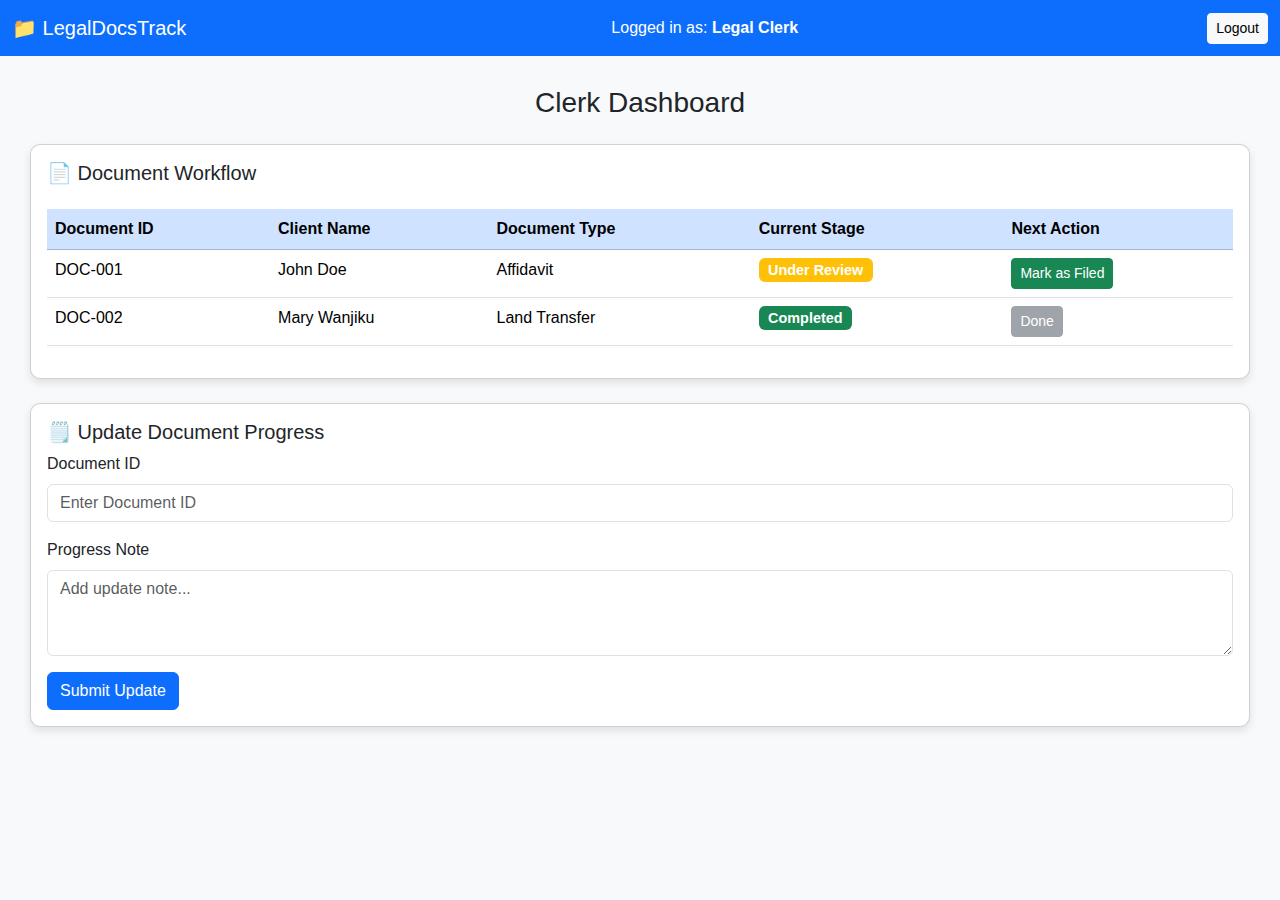
<file: clerk-dashboard.html>
<!DOCTYPE html>
<html lang="en">
<head>
  <meta charset="UTF-8">
  <meta name="viewport" content="width=device-width, initial-scale=1.0">
  <title>Clerk Dashboard - LegalDocsTrack</title>
  <link href="https://cdn.jsdelivr.net/npm/bootstrap@5.3.0/dist/css/bootstrap.min.css" rel="stylesheet">
  <style>
    body {
      background-color: #f8f9fa;
      font-family: 'Segoe UI', Tahoma, Geneva, Verdana, sans-serif;
    }
    .navbar {
      background-color: #0d6efd;
    }
    .navbar-brand, .nav-link, .navbar-text {
      color: white !important;
    }
    .dashboard-container {
      margin: 30px;
    }
    .card {
      border-radius: 10px;
      box-shadow: 0px 4px 8px rgba(0, 0, 0, 0.1);
    }
    .badge-stage {
      font-size: 0.9em;
    }
  </style>
</head>
<body>
  <!-- Navbar -->
  <nav class="navbar navbar-expand-lg">
    <div class="container-fluid">
      <a class="navbar-brand" href="#">📁 LegalDocsTrack</a>
      <span class="navbar-text">Logged in as: <strong>Legal Clerk</strong></span>
      <a href="login.html" class="btn btn-light btn-sm">Logout</a>
    </div>
  </nav>

  <!-- Dashboard -->
  <div class="dashboard-container">
    <h3 class="text-center mb-4">Clerk Dashboard</h3>

    <!-- Documents Section -->
    <div class="card p-3">
      <h5>📄 Document Workflow</h5>
      <table class="table table-hover mt-3">
        <thead class="table-primary">
          <tr>
            <th>Document ID</th>
            <th>Client Name</th>
            <th>Document Type</th>
            <th>Current Stage</th>
            <th>Next Action</th>
          </tr>
        </thead>
        <tbody id="documentTable">
          <tr>
            <td>DOC-001</td>
            <td>John Doe</td>
            <td>Affidavit</td>
            <td><span class="badge bg-warning badge-stage">Under Review</span></td>
            <td>
              <button class="btn btn-success btn-sm" onclick="updateStage('DOC-001', 'Filed')">Mark as Filed</button>
            </td>
          </tr>
          <tr>
            <td>DOC-002</td>
            <td>Mary Wanjiku</td>
            <td>Land Transfer</td>
            <td><span class="badge bg-success badge-stage">Completed</span></td>
            <td>
              <button class="btn btn-secondary btn-sm" disabled>Done</button>
            </td>
          </tr>
        </tbody>
      </table>
    </div>

    <!-- Progress Update Section -->
    <div class="card p-3 mt-4">
      <h5>🗒️ Update Document Progress</h5>
      <form id="progressForm">
        <div class="mb-3">
          <label for="docId" class="form-label">Document ID</label>
          <input type="text" id="docId" class="form-control" placeholder="Enter Document ID" required>
        </div>
        <div class="mb-3">
          <label for="progressNote" class="form-label">Progress Note</label>
          <textarea id="progressNote" class="form-control" rows="3" placeholder="Add update note..." required></textarea>
        </div>
        <button type="submit" class="btn btn-primary">Submit Update</button>
      </form>
    </div>
  </div>

  <script>
    // Mock update stage (for demo, later connects to backend)
    function updateStage(docId, nextStage) {
      alert("Document " + docId + " moved to stage: " + nextStage);
      // TODO: Add fetch() API call to backend endpoint here
    }

    document.getElementById("progressForm").addEventListener("submit", function(e) {
      e.preventDefault();
      const docId = document.getElementById("docId").value;
      const progressNote = document.getElementById("progressNote").value;
      alert("Progress updated for " + docId + ": " + progressNote);
      // TODO: send this info to backend API
      document.getElementById("progressForm").reset();
    });
  </script>
</body>
</html>
</file>
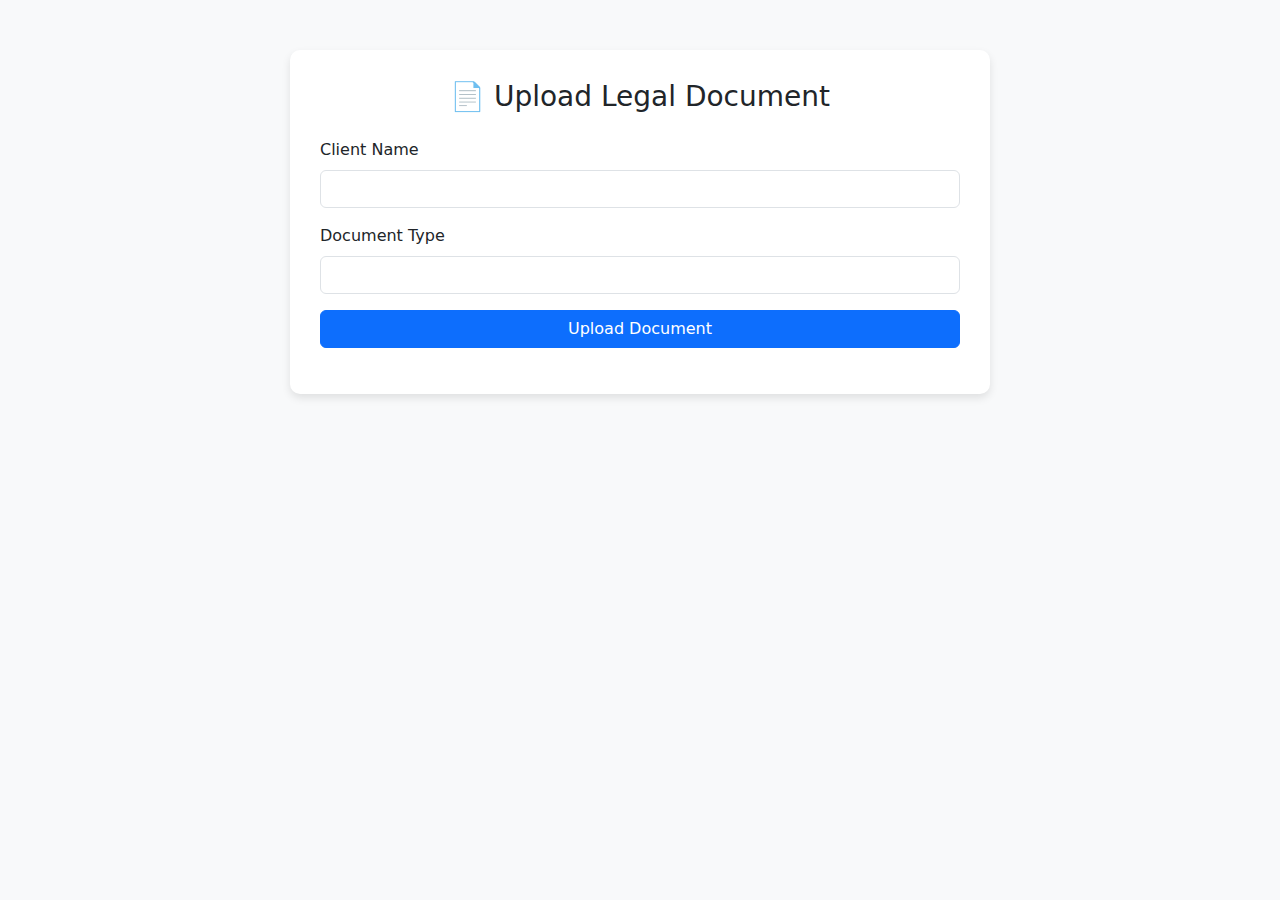
<file: client-dashboard.html>
<!DOCTYPE html>
<html lang="en">
<head>
<meta charset="UTF-8">
<meta name="viewport" content="width=device-width, initial-scale=1.0">
<title>Client Dashboard - LegalDocsTrack</title>
<link href="https://cdn.jsdelivr.net/npm/bootstrap@5.3.0/dist/css/bootstrap.min.css" rel="stylesheet">
<style>
body { background: #f8f9fa; }
.dashboard { max-width: 700px; margin: 50px auto; background: white; padding: 30px; border-radius: 10px; box-shadow: 0px 4px 8px rgba(0,0,0,0.1);}
</style>
</head>
<body>
<div class="dashboard">
  <h3 class="text-center mb-4">📄 Upload Legal Document</h3>
  <form id="uploadForm">
    <div class="mb-3">
      <label for="client_name" class="form-label">Client Name</label>
      <input type="text" id="client_name" class="form-control" required />
    </div>
    <div class="mb-3">
      <label for="document_type" class="form-label">Document Type</label>
      <input type="text" id="document_type" class="form-control" required />
    </div>
    <button type="submit" class="btn btn-primary w-100">Upload Document</button>
  </form>
  <div id="message" class="mt-3 text-center"></div>
</div>

<script>
document.getElementById("uploadForm").addEventListener("submit", async (e) => {
  e.preventDefault();
  const client_name = document.getElementById("client_name").value;
  const document_type = document.getElementById("document_type").value;
  const messageDiv = document.getElementById("message");

  try {
    const res = await fetch("/api/documents/upload", {
      method: "POST",
      headers: { "Content-Type": "application/json" },
      body: JSON.stringify({ client_name, document_type }),
    });

    let data;
    try {
      data = await res.json();
    } catch {
      const text = await res.text();
      console.error("Server returned non-JSON:", text);
      messageDiv.textContent = "❌ Server returned invalid response. Check console.";
      messageDiv.style.color = "red";
      return;
    }

    if (res.ok) {
      messageDiv.textContent = data.message;
      messageDiv.style.color = "green";
      document.getElementById("uploadForm").reset();
    } else {
      messageDiv.textContent = "❌ " + data.message;
      messageDiv.style.color = "red";
    }
  } catch (err) {
    console.error("Fetch error:", err);
    messageDiv.textContent = "❌ Upload failed. Check server console.";
    messageDiv.style.color = "red";
  }
});
</script>
</body>
</html>
</file>
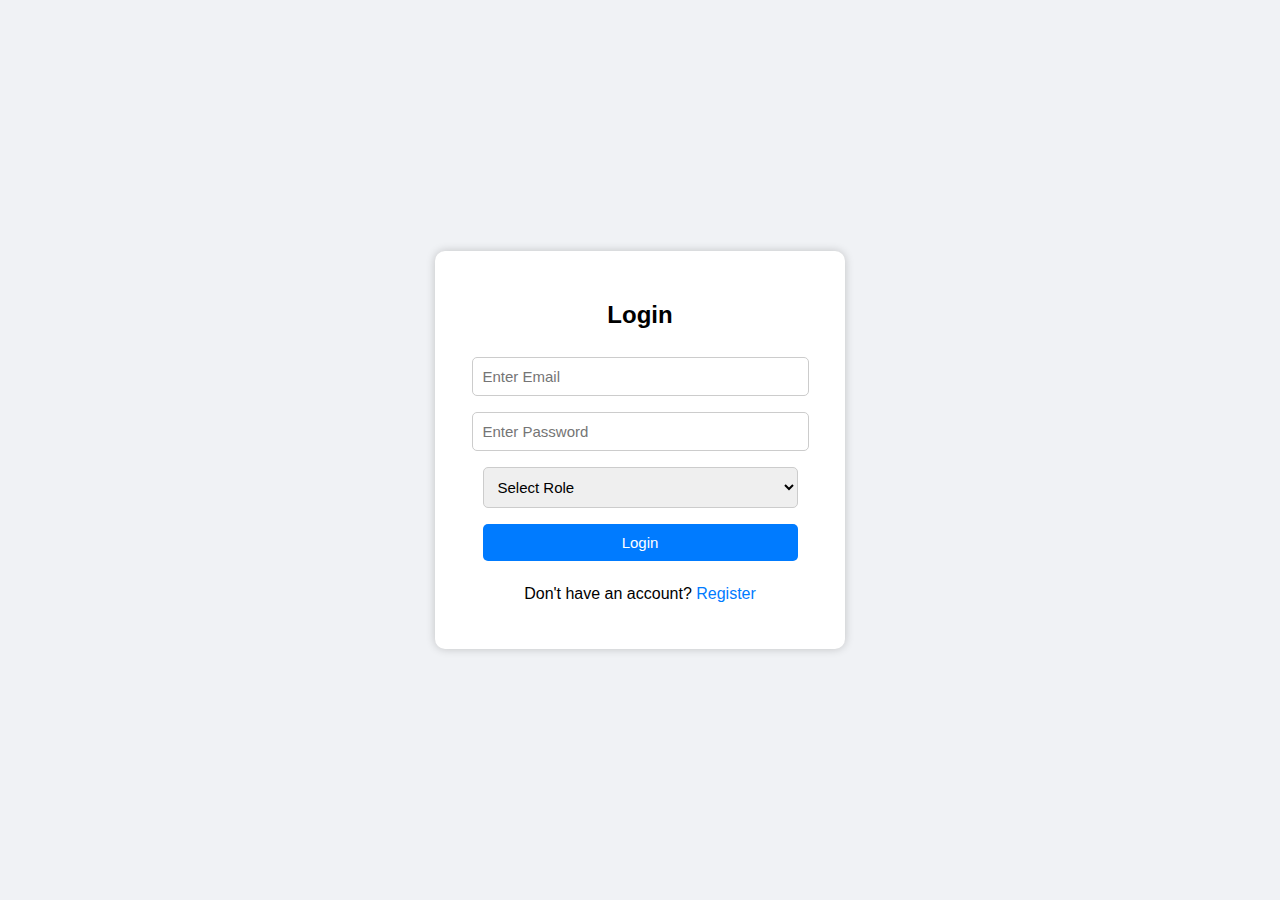
<file: login.html>
<!DOCTYPE html>
<html lang="en">
<head>
  <meta charset="UTF-8">
  <meta name="viewport" content="width=device-width, initial-scale=1.0">
  <title>LegalDocsTrack - Login</title>
  <style>
    body {
      background-color: #f0f2f5;
      display: flex;
      justify-content: center;
      align-items: center;
      height: 100vh;
      margin: 0;
      font-family: Arial, sans-serif;
    }
    .login-box {
      background: white;
      padding: 30px;
      border-radius: 10px;
      box-shadow: 0px 0px 10px rgba(0,0,0,0.2);
      width: 350px;
      text-align: center;
    }
    input, select, button {
      width: 90%;
      padding: 10px;
      margin: 8px 0;
      border: 1px solid #ccc;
      border-radius: 5px;
      font-size: 15px;
    }
    button {
      background-color: #007bff;
      color: white;
      border: none;
      cursor: pointer;
    }
    button:hover {
      background-color: #0056b3;
    }
    a {
      text-decoration: none;
      color: #007bff;
    }
  </style>
</head>
<body>
  <div class="login-box">
    <h2>Login</h2>
    <form id="loginForm">
      <input type="email" id="email" placeholder="Enter Email" required><br>
      <input type="password" id="password" placeholder="Enter Password" required><br>
      <select id="role" required>
        <option value="">Select Role</option>
        <option value="client">Client</option>
        <option value="lawyer">Lawyer</option>
        <option value="clerk">Clerk</option>
      </select><br>
      <button type="submit">Login</button>
    </form>
    <p>Don't have an account? <a href="register.html">Register</a></p>
  </div>

  <script>
    document.getElementById("loginForm").addEventListener("submit", function(e) {
      e.preventDefault();
      const role = document.getElementById("role").value;
      if (role === "client") {
        window.location.href = "client-dashboard.html";
      } else if (role === "lawyer") {
        window.location.href = "lawyer-dashboard.html";
      } else if (role === "clerk") {
        window.location.href = "clerk-dashboard.html";
      } else {
        alert("Please select a role");
      }
    });
  </script>
</body>
</html>
</file>
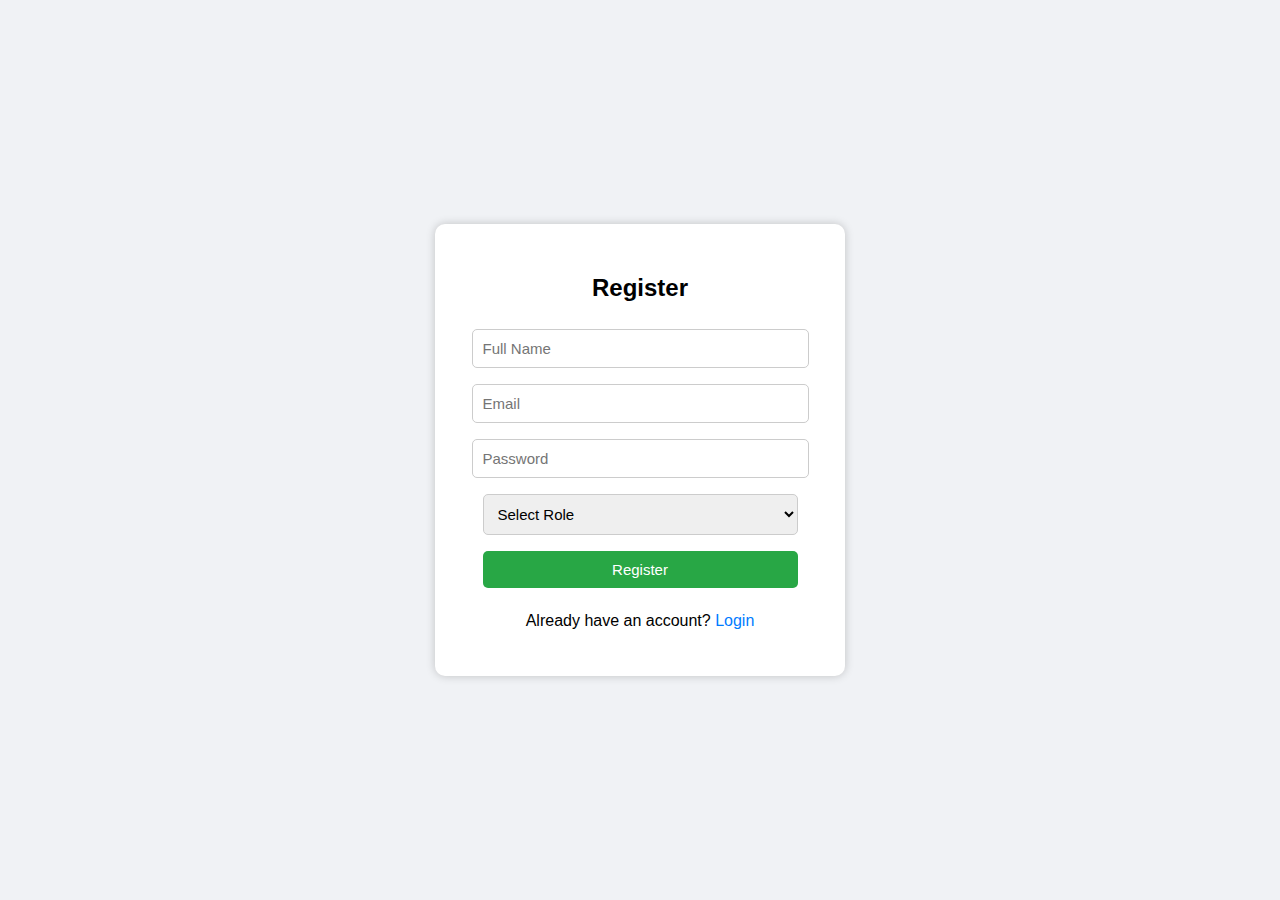
<file: register.html>
<!DOCTYPE html>
<html lang="en">
<head>
  <meta charset="UTF-8">
  <meta name="viewport" content="width=device-width, initial-scale=1.0">
  <title>LegalDocsTrack - Register</title>
  <style>
    body {
      background-color: #f0f2f5;
      display: flex;
      justify-content: center;
      align-items: center;
      height: 100vh;
      margin: 0;
      font-family: Arial, sans-serif;
    }
    .register-box {
      background: white;
      padding: 30px;
      border-radius: 10px;
      box-shadow: 0px 0px 10px rgba(0,0,0,0.2);
      width: 350px;
      text-align: center;
    }
    input, select, button {
      width: 90%;
      padding: 10px;
      margin: 8px 0;
      border: 1px solid #ccc;
      border-radius: 5px;
      font-size: 15px;
    }
    button {
      background-color: #28a745;
      color: white;
      border: none;
      cursor: pointer;
    }
    button:hover {
      background-color: #1e7e34;
    }
    a {
      text-decoration: none;
      color: #007bff;
    }
  </style>
</head>
<body>
  <div class="register-box">
    <h2>Register</h2>
    <form id="registerForm">
      <input type="text" id="name" placeholder="Full Name" required><br>
      <input type="email" id="email" placeholder="Email" required><br>
      <input type="password" id="password" placeholder="Password" required><br>
      <select id="role" required>
        <option value="">Select Role</option>
        <option value="client">Client</option>
        <option value="lawyer">Lawyer</option>
        <option value="clerk">Clerk</option>
      </select><br>
      <button type="submit">Register</button>
    </form>
    <p>Already have an account? <a href="login.html">Login</a></p>
  </div>

  <script>
    document.getElementById("registerForm").addEventListener("submit", function(e) {
      e.preventDefault();
      alert("Registration successful! You can now login.");
      window.location.href = "login.html";
    });
  </script>
</body>
</html>
</file>
